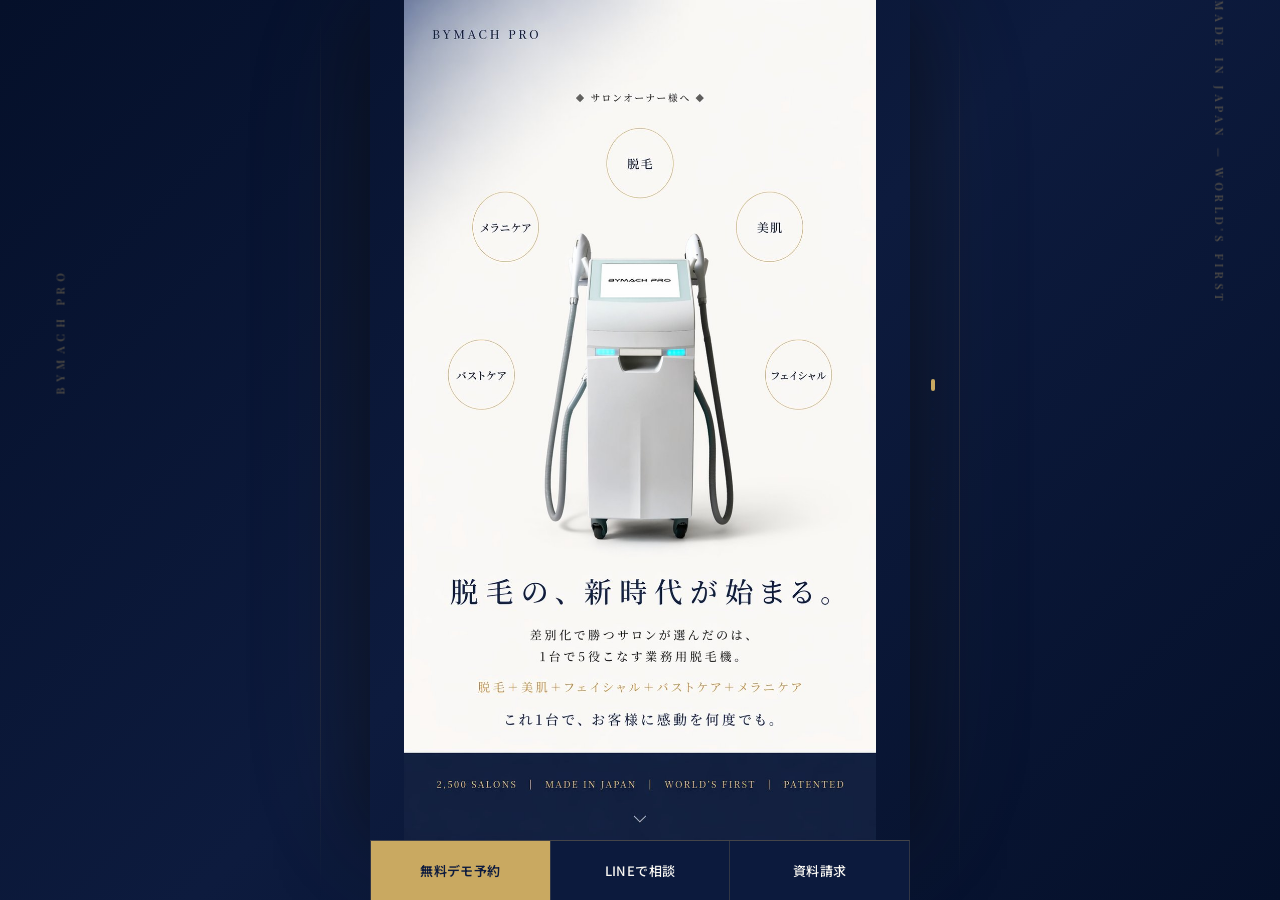
<file: index.html>
<!DOCTYPE html>
<html lang="ja">
<head>
<meta charset="UTF-8">
<meta name="viewport" content="width=device-width, initial-scale=1.0, maximum-scale=1.0, user-scalable=no, viewport-fit=cover">
<meta name="format-detection" content="telephone=no">
<title>BYMACH PRO | 脱毛の、新時代が始まる。</title>
<meta name="description" content="差別化で勝つサロンが選んだのは、1台で5役こなす業務用脱毛機。導入2,500サロン、継続率98.5%、完全日本製。">

<!-- OGP -->
<meta property="og:title" content="BYMACH PRO | 脱毛の、新時代が始まる。">
<meta property="og:description" content="1台で5役こなす業務用脱毛機。導入2,500サロン、継続率98.5%、完全日本製。">
<meta property="og:type" content="website">
<meta property="og:image" content="images/sl01-hook.png">

<!-- Preload hero image -->
<link rel="preload" as="image" href="images/sl01-hook.png">

<!-- Swiper CSS -->
<link rel="stylesheet" href="https://cdn.jsdelivr.net/npm/swiper@11/swiper-bundle.min.css">

<!-- Google Fonts -->
<link rel="preconnect" href="https://fonts.googleapis.com">
<link rel="preconnect" href="https://fonts.gstatic.com" crossorigin>
<link href="https://fonts.googleapis.com/css2?family=Noto+Sans+JP:wght@400;500;600;700&family=Noto+Serif+JP:wght@400;600;700&family=Playfair+Display:wght@400;600&display=swap" rel="stylesheet">

<link rel="stylesheet" href="style.css">
</head>
<body>

<!-- ===== Vertical Swiper LP ===== -->
<div class="swiper lp-swiper">
  <div class="swiper-wrapper">

    <!-- SL01 Hook -->
    <div class="swiper-slide slide-full">
      <img src="images/sl01-hook.png" alt="脱毛の、新時代が始まる" class="slide-image" loading="eager">
    </div>

    <!-- SL02 Problem -->
    <div class="swiper-slide slide-full">
      <img src="images/sl02-problem.png" alt="お客様を感動させる効果実感が、これからの差別化" class="slide-image" loading="lazy">
    </div>

    <!-- SL03 1台5役 -->
    <div class="swiper-slide slide-full">
      <img src="images/sl03-menu5.png" alt="お客様のなりたいを、1台で、叶えていく" class="slide-image" loading="lazy">
    </div>

    <!-- SL04 脱毛メニュー -->
    <div class="swiper-slide slide-full">
      <img src="images/sl04-datsumo.png" alt="広がる脱毛需要に、3つの専用モードで応える" class="slide-image" loading="lazy">
    </div>

    <!-- SL05 フェイシャル -->
    <div class="swiper-slide slide-full">
      <img src="images/sl05-facial.png" alt="1台で、フェイシャル3種類" class="slide-image" loading="lazy">
    </div>

    <!-- SL06 バストケア -->
    <div class="swiper-slide slide-full">
      <img src="images/sl06-bust.png" alt="女性の8割が抱える、バストの悩み" class="slide-image" loading="lazy">
    </div>

    <!-- SL07 メカニズム -->
    <div class="swiper-slide slide-full">
      <img src="images/sl07-mechanism.png" alt="なぜ、1回で驚きの効果が出るのか" class="slide-image" loading="lazy">
    </div>

    <!-- SL08 特許技術 -->
    <div class="swiper-slide slide-full">
      <img src="images/sl08-patent.png" alt="2つの特許技術が、感動の差別化をつくる" class="slide-image" loading="lazy">
    </div>

    <!-- SL09 完全日本製 -->
    <div class="swiper-slide slide-full">
      <img src="images/sl09-madeinjapan.png" alt="品質に妥協しない、完全日本製" class="slide-image" loading="lazy">
    </div>

    <!-- SL10 性能比較 -->
    <div class="swiper-slide slide-full">
      <img src="images/sl10-performance.png" alt="数値が証明する、性能差" class="slide-image" loading="lazy">
    </div>

    <!-- SL11 サロンの声 -->
    <div class="swiper-slide slide-full">
      <img src="images/sl11-voices.png" alt="導入したサロン様が、語る" class="slide-image" loading="lazy">
    </div>

    <!-- SL12 サポート -->
    <div class="swiper-slide slide-full">
      <img src="images/sl12-support.png" alt="担当は全員店長経験者。成功するまで伴走します" class="slide-image" loading="lazy">
    </div>

    <!-- SL13 オファー -->
    <div class="swiper-slide slide-full">
      <img src="images/sl13-offer.png" alt="純国産ハイエンドマシンを月々6.8万円から" class="slide-image" loading="lazy">
    </div>

    <!-- SL14 Final CTA -->
    <div class="swiper-slide slide-full slide-cta">
      <img src="images/sl14-cta.png" alt="お気軽にご相談ください" class="slide-image" loading="lazy" usemap="#cta-map">
      <!-- CTA click areas overlay -->
      <div class="cta-click-overlay">
        <a href="#demo-form" class="cta-area cta-area-demo" aria-label="全国無料訪問デモを申し込む"></a>
        <a href="https://line.me/R/ti/p/@360vmhhz" class="cta-area cta-area-line" target="_blank" rel="noopener" aria-label="LINEで相談"></a>
        <a href="https://bymach-pro.site/reserve/" class="cta-area cta-area-doc" target="_blank" rel="noopener" aria-label="資料を無料で受け取る"></a>
      </div>
    </div>

  </div>

  <!-- Progress indicator (right side dots) -->
  <div class="swiper-pagination"></div>
</div>

<!-- ===== Fixed Bottom CTA Bar ===== -->
<div class="fixed-cta-bar" id="fixedCtaBar">
  <a href="#demo-form" class="cta-btn cta-btn-demo">
    <span class="cta-btn-label">無料デモ予約</span>
  </a>
  <a href="https://line.me/R/ti/p/@360vmhhz" class="cta-btn cta-btn-line" target="_blank" rel="noopener">
    <span class="cta-btn-label">LINEで相談</span>
  </a>
  <a href="https://bymach-pro.site/reserve/" class="cta-btn cta-btn-doc" target="_blank" rel="noopener">
    <span class="cta-btn-label">資料請求</span>
  </a>
</div>

<!-- ===== Demo Booking Modal ===== -->
<div class="modal-overlay" id="demoModal">
  <div class="modal-content">
    <button class="modal-close" id="modalClose" aria-label="閉じる">×</button>
    <div class="modal-header">
      <div class="modal-label">DEMO BOOKING</div>
      <h2 class="modal-title">全国無料訪問デモ</h2>
      <p class="modal-sub">以下の情報をご入力ください。<br>担当者より改めてご連絡いたします。</p>
    </div>

    <form class="demo-form" id="demoForm" action="https://formsubmit.co/info@lenard.jp" method="POST">
      <input type="hidden" name="_subject" value="【BYMACH PRO LP】無料デモ予約の申込">
      <input type="hidden" name="_captcha" value="false">
      <input type="hidden" name="_next" value="https://bymach-lp.vercel.app/thanks.html">
      <input type="hidden" name="_template" value="table">

      <div class="form-group">
        <label for="name">お名前 <span class="required">必須</span></label>
        <input type="text" id="name" name="お名前" required>
      </div>

      <div class="form-group">
        <label for="salon">サロン名 <span class="required">必須</span></label>
        <input type="text" id="salon" name="サロン名" required>
      </div>

      <div class="form-group">
        <label for="tel">電話番号 <span class="required">必須</span></label>
        <input type="tel" id="tel" name="電話番号" required>
      </div>

      <div class="form-group">
        <label for="email">メールアドレス <span class="required">必須</span></label>
        <input type="email" id="email" name="メールアドレス" required>
      </div>

      <div class="form-group">
        <label for="area">ご希望エリア・都道府県 <span class="required">必須</span></label>
        <input type="text" id="area" name="ご希望エリア" placeholder="例: 東京都渋谷区" required>
      </div>

      <div class="form-group">
        <label for="message">ご相談内容(任意)</label>
        <textarea id="message" name="ご相談内容" rows="4" placeholder="ご質問・ご希望日時などございましたらご記入ください"></textarea>
      </div>

      <button type="submit" class="form-submit">デモ予約を申し込む</button>

      <p class="form-note">
        送信いただいた情報は、デモ予約のご連絡以外には使用いたしません。
      </p>
    </form>
  </div>
</div>

<!-- ===== Swiper JS ===== -->
<script src="https://cdn.jsdelivr.net/npm/swiper@11/swiper-bundle.min.js"></script>
<script src="script.js"></script>

</body>
</html>
</file>
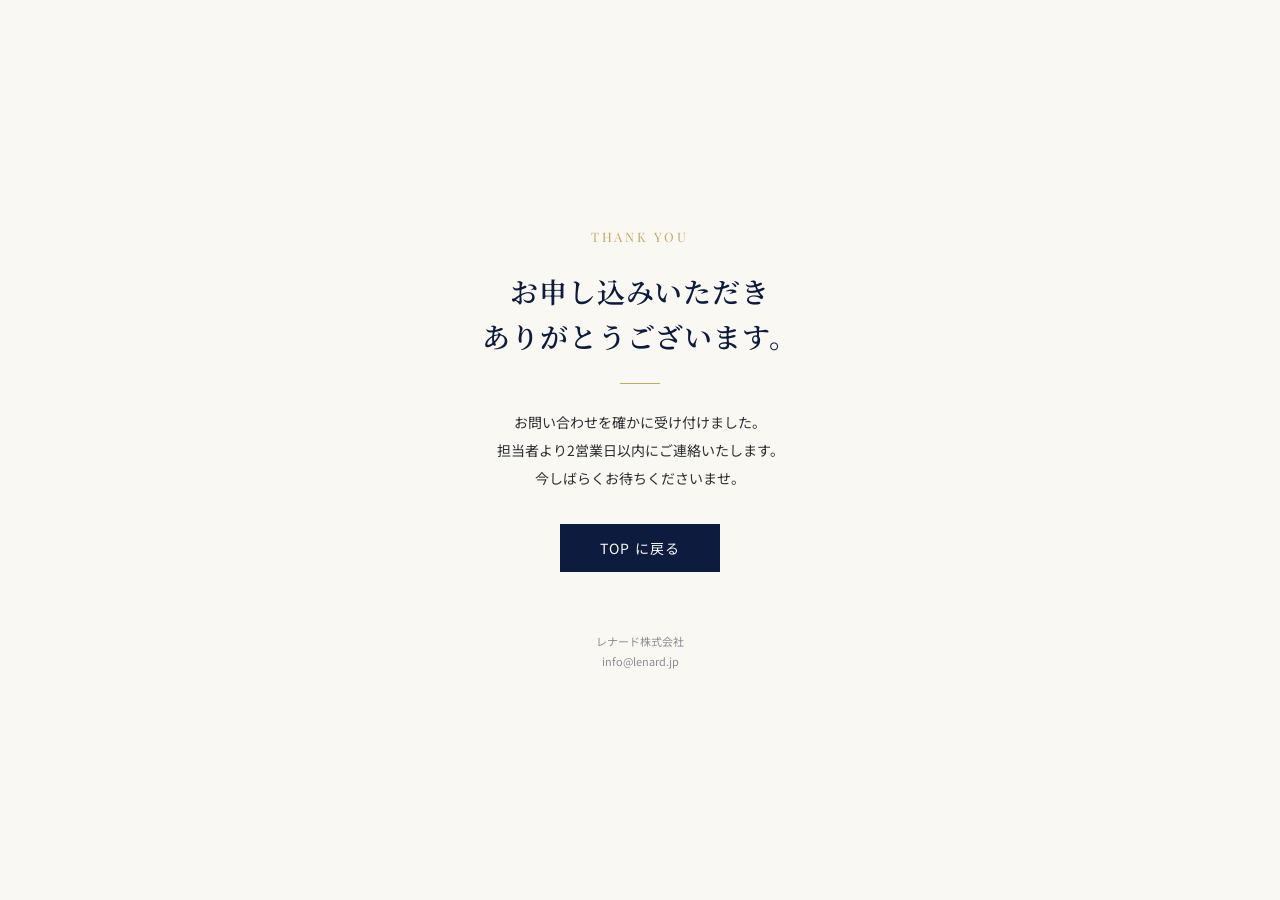
<file: thanks.html>
<!DOCTYPE html>
<html lang="ja">
<head>
<meta charset="UTF-8">
<meta name="viewport" content="width=device-width, initial-scale=1.0">
<title>お申し込みありがとうございます | BYMACH PRO</title>
<link href="https://fonts.googleapis.com/css2?family=Noto+Sans+JP:wght@400;500;600&family=Noto+Serif+JP:wght@400;600&family=Playfair+Display:wght@400;600&display=swap" rel="stylesheet">
<style>
:root {
  --pearl-white: #FAF8F3;
  --navy: #0D1B3E;
  --champagne-gold: #C9A961;
  --charcoal: #2C2E33;
  --stone-gray: #8B8D94;
}
* { box-sizing: border-box; margin: 0; padding: 0; }
body {
  font-family: 'Noto Sans JP', sans-serif;
  background: var(--pearl-white);
  color: var(--charcoal);
  min-height: 100vh;
  display: flex;
  align-items: center;
  justify-content: center;
  padding: 40px 20px;
  -webkit-font-smoothing: antialiased;
}
.container {
  max-width: 480px;
  width: 100%;
  text-align: center;
}
.label {
  font-family: 'Playfair Display', serif;
  font-size: 13px;
  letter-spacing: 0.2em;
  color: var(--champagne-gold);
  margin-bottom: 24px;
  text-transform: uppercase;
}
.divider {
  width: 40px;
  height: 1px;
  background: var(--champagne-gold);
  margin: 24px auto;
}
h1 {
  font-family: 'Noto Serif JP', serif;
  font-size: 28px;
  font-weight: 600;
  color: var(--navy);
  line-height: 1.6;
  letter-spacing: 0.03em;
  margin-bottom: 24px;
}
.message {
  font-size: 14px;
  line-height: 2;
  color: var(--charcoal);
  margin-bottom: 32px;
}
.back-link {
  display: inline-block;
  padding: 14px 40px;
  background: var(--navy);
  color: var(--pearl-white);
  text-decoration: none;
  font-size: 14px;
  letter-spacing: 0.08em;
  transition: background 0.3s ease;
}
.back-link:hover {
  background: var(--champagne-gold);
  color: var(--navy);
}
.company {
  margin-top: 60px;
  font-size: 11px;
  color: var(--stone-gray);
  line-height: 1.8;
}
</style>
</head>
<body>
<div class="container">
  <div class="label">THANK YOU</div>
  <h1>お申し込みいただき<br>ありがとうございます。</h1>
  <div class="divider"></div>
  <p class="message">
    お問い合わせを確かに受け付けました。<br>
    担当者より2営業日以内にご連絡いたします。<br>
    今しばらくお待ちくださいませ。
  </p>
  <a href="/" class="back-link">TOP に戻る</a>
  <div class="company">
    レナード株式会社<br>
    info@lenard.jp
  </div>
</div>
</body>
</html>
</file>
<file: style.css>
/* ============================================
   BYMACH PRO SWIPE LP
   王者スタイル(Hermès/Apple/TOYOTA Century風)
   ============================================ */

:root {
  /* Color palette */
  --pearl-white: #FAF8F3;
  --navy: #0D1B3E;
  --deep-navy: #05102A;
  --champagne-gold: #C9A961;
  --subtle-gold: #D4AF37;
  --charcoal: #2C2E33;
  --stone-gray: #8B8D94;
  --pure-white: #FFFFFF;

  /* Fonts */
  --font-serif: 'Noto Serif JP', 'Yu Mincho', 'YuMincho', serif;
  --font-sans: 'Noto Sans JP', 'Hiragino Sans', 'Yu Gothic', sans-serif;
  --font-english: 'Playfair Display', serif;

  /* CTA bar height */
  --cta-bar-height: 60px;
}

* {
  box-sizing: border-box;
  -webkit-tap-highlight-color: transparent;
}

html,
body {
  margin: 0;
  padding: 0;
  height: 100%;
  width: 100%;
  overflow: hidden;
  background: var(--pearl-white);
  font-family: var(--font-sans);
  color: var(--charcoal);
  -webkit-font-smoothing: antialiased;
  -moz-osx-font-smoothing: grayscale;
  overscroll-behavior: none;
}

/* ============================================
   SWIPER
   ============================================ */

.lp-swiper {
  width: 100%;
  height: 100%;
  position: relative;
}

.swiper-slide {
  width: 100%;
  height: 100%;
  display: flex;
  justify-content: center;
  align-items: flex-start;
  overflow: hidden;
  background: var(--pearl-white);
  position: relative;
}

.slide-full {
  padding: 0;
  padding-bottom: var(--cta-bar-height);
}

.slide-image {
  width: 100%;
  height: 100%;
  object-fit: contain;
  object-position: center top;
  display: block;
  /* Fade-in animation (Phase 1: slide-level) */
  opacity: 0;
  transform: translateY(20px);
  transition: opacity 0.9s cubic-bezier(0.22, 1, 0.36, 1),
              transform 0.9s cubic-bezier(0.22, 1, 0.36, 1);
}

.swiper-slide-active .slide-image,
.swiper-slide-prev .slide-image,
.swiper-slide-next .slide-image {
  opacity: 1;
  transform: translateY(0);
}

/* Final CTA slide - no bottom padding (remove fixed bar here) */
.slide-cta {
  padding-bottom: 0;
}

/* ============================================
   PAGINATION (right side dots)
   ============================================ */

.swiper-pagination {
  position: absolute;
  right: 10px !important;
  top: 50%;
  transform: translateY(-50%);
  left: auto !important;
  bottom: auto !important;
  width: auto !important;
  display: flex;
  flex-direction: column;
  gap: 6px;
  z-index: 10;
}

.swiper-pagination-bullet {
  width: 4px !important;
  height: 4px !important;
  background: var(--navy) !important;
  opacity: 0.25 !important;
  margin: 0 !important;
  transition: all 0.3s ease;
}

.swiper-pagination-bullet-active {
  opacity: 1 !important;
  background: var(--champagne-gold) !important;
  height: 12px !important;
  border-radius: 2px !important;
}

/* ============================================
   FIXED BOTTOM CTA BAR
   ============================================ */

.fixed-cta-bar {
  position: fixed;
  bottom: 0;
  left: 0;
  right: 0;
  height: var(--cta-bar-height);
  background: rgba(13, 27, 62, 0.97);
  backdrop-filter: blur(10px);
  -webkit-backdrop-filter: blur(10px);
  display: flex;
  align-items: stretch;
  z-index: 100;
  border-top: 1px solid rgba(201, 169, 97, 0.3);
  padding-bottom: env(safe-area-inset-bottom);
  transition: transform 0.4s ease, opacity 0.4s ease;
}

.fixed-cta-bar.hidden {
  transform: translateY(100%);
  opacity: 0;
  pointer-events: none;
}

.cta-btn {
  flex: 1;
  display: flex;
  align-items: center;
  justify-content: center;
  color: var(--pearl-white);
  text-decoration: none;
  font-family: var(--font-sans);
  font-size: 13px;
  font-weight: 500;
  letter-spacing: 0.03em;
  position: relative;
  transition: background 0.3s ease;
}

.cta-btn:active {
  background: rgba(201, 169, 97, 0.15);
}

.cta-btn + .cta-btn {
  border-left: 1px solid rgba(201, 169, 97, 0.2);
}

.cta-btn-demo {
  background: var(--champagne-gold);
  color: var(--navy);
  font-weight: 600;
}

.cta-btn-demo:active {
  background: var(--subtle-gold);
}

.cta-btn-label {
  white-space: nowrap;
}

/* ============================================
   CTA CLICK OVERLAY (on final slide)
   ============================================ */

.cta-click-overlay {
  position: absolute;
  top: 0;
  left: 0;
  width: 100%;
  height: 100%;
  pointer-events: none;
}

.cta-area {
  position: absolute;
  left: 10%;
  width: 80%;
  display: block;
  pointer-events: auto;
  cursor: pointer;
  border-radius: 8px;
  transition: background 0.2s ease;
}

.cta-area:active {
  background: rgba(201, 169, 97, 0.15);
}

/* These percentages are tuned to the CTA image layout.
   Adjust if the image proportions change. */
.cta-area-demo {
  top: 27%;
  height: 8%;
}

.cta-area-line {
  top: 39%;
  height: 8%;
}

.cta-area-doc {
  top: 51%;
  height: 8%;
}

/* ============================================
   MODAL (Demo Booking Form)
   ============================================ */

.modal-overlay {
  position: fixed;
  inset: 0;
  background: rgba(5, 16, 42, 0.7);
  backdrop-filter: blur(6px);
  -webkit-backdrop-filter: blur(6px);
  z-index: 1000;
  display: none;
  align-items: flex-start;
  justify-content: center;
  padding: 20px;
  overflow-y: auto;
  opacity: 0;
  transition: opacity 0.3s ease;
}

.modal-overlay.active {
  display: flex;
  opacity: 1;
}

.modal-content {
  background: var(--pearl-white);
  border-radius: 4px;
  max-width: 500px;
  width: 100%;
  padding: 40px 28px 32px;
  margin: 40px 0;
  position: relative;
  box-shadow: 0 20px 60px rgba(0, 0, 0, 0.3);
  transform: translateY(20px);
  transition: transform 0.4s cubic-bezier(0.22, 1, 0.36, 1);
}

.modal-overlay.active .modal-content {
  transform: translateY(0);
}

.modal-close {
  position: absolute;
  top: 12px;
  right: 12px;
  width: 40px;
  height: 40px;
  background: transparent;
  border: none;
  font-size: 28px;
  color: var(--stone-gray);
  cursor: pointer;
  line-height: 1;
  padding: 0;
  transition: color 0.2s ease;
}

.modal-close:hover {
  color: var(--navy);
}

.modal-header {
  text-align: center;
  margin-bottom: 28px;
  padding-bottom: 24px;
  border-bottom: 1px solid rgba(201, 169, 97, 0.3);
}

.modal-label {
  font-family: var(--font-english);
  font-size: 12px;
  letter-spacing: 0.2em;
  color: var(--champagne-gold);
  margin-bottom: 8px;
  text-transform: uppercase;
}

.modal-title {
  font-family: var(--font-serif);
  font-size: 26px;
  font-weight: 600;
  color: var(--navy);
  margin: 0 0 12px;
  letter-spacing: 0.02em;
}

.modal-sub {
  font-size: 13px;
  color: var(--charcoal);
  line-height: 1.8;
  margin: 0;
}

/* Form */
.form-group {
  margin-bottom: 18px;
}

.form-group label {
  display: block;
  font-size: 13px;
  font-weight: 500;
  color: var(--navy);
  margin-bottom: 6px;
  letter-spacing: 0.02em;
}

.required {
  display: inline-block;
  font-size: 10px;
  color: var(--champagne-gold);
  background: rgba(201, 169, 97, 0.12);
  padding: 2px 6px;
  border-radius: 2px;
  margin-left: 6px;
  letter-spacing: 0.05em;
}

.form-group input,
.form-group textarea {
  width: 100%;
  padding: 12px 14px;
  border: 1px solid #D8D5CC;
  background: var(--pure-white);
  border-radius: 2px;
  font-family: var(--font-sans);
  font-size: 15px;
  color: var(--charcoal);
  transition: border-color 0.2s ease;
  -webkit-appearance: none;
  appearance: none;
}

.form-group input:focus,
.form-group textarea:focus {
  outline: none;
  border-color: var(--champagne-gold);
}

.form-group textarea {
  resize: vertical;
  min-height: 80px;
  font-family: var(--font-sans);
}

.form-submit {
  width: 100%;
  padding: 16px;
  background: var(--navy);
  color: var(--pearl-white);
  border: none;
  border-radius: 2px;
  font-family: var(--font-sans);
  font-size: 16px;
  font-weight: 600;
  letter-spacing: 0.05em;
  cursor: pointer;
  transition: background 0.3s ease;
  margin-top: 8px;
}

.form-submit:hover {
  background: var(--deep-navy);
}

.form-submit:active {
  background: var(--champagne-gold);
  color: var(--navy);
}

.form-note {
  font-size: 11px;
  color: var(--stone-gray);
  text-align: center;
  margin: 16px 0 0;
  line-height: 1.7;
}

/* ============================================
   RESPONSIVE - PC / TABLET (Premium Editorial Display)
   ============================================ */

/* TABLET (768px - 1023px) — モバイル枠を中央に */
@media (min-width: 768px) and (max-width: 1023px) {
  .swiper-slide {
    background: linear-gradient(135deg, #05102A 0%, #0D1B3E 50%, #05102A 100%);
  }

  .slide-image {
    max-width: 540px;
    width: 100%;
    margin: 0 auto;
    box-shadow: 0 0 60px rgba(0, 0, 0, 0.4),
                0 0 120px rgba(201, 169, 97, 0.05);
  }

  .fixed-cta-bar {
    max-width: 540px;
    left: 50%;
    transform: translateX(-50%);
    border-left: 1px solid rgba(201, 169, 97, 0.15);
    border-right: 1px solid rgba(201, 169, 97, 0.15);
  }

  .fixed-cta-bar.hidden {
    transform: translateX(-50%) translateY(100%);
  }

  .swiper-pagination {
    right: calc(50% - 290px) !important;
  }
}

/* DESKTOP (1024px - 1439px) — Editorial 中央コンテンツ + 装飾 */
@media (min-width: 1024px) and (max-width: 1439px) {
  body::before,
  body::after {
    content: '';
    position: fixed;
    top: 0;
    bottom: 0;
    width: 1px;
    background: linear-gradient(
      to bottom,
      transparent 0%,
      rgba(201, 169, 97, 0.15) 30%,
      rgba(201, 169, 97, 0.15) 70%,
      transparent 100%
    );
    pointer-events: none;
    z-index: 5;
  }

  body::before {
    left: calc(50% - 320px);
  }

  body::after {
    right: calc(50% - 320px);
  }

  .swiper-slide {
    background: linear-gradient(135deg, #05102A 0%, #0D1B3E 50%, #05102A 100%);
  }

  .slide-image {
    max-width: 540px;
    width: 100%;
    margin: 0 auto;
    box-shadow: 0 0 80px rgba(0, 0, 0, 0.5),
                0 0 160px rgba(201, 169, 97, 0.06);
  }

  .fixed-cta-bar {
    max-width: 540px;
    left: 50%;
    transform: translateX(-50%);
    border-left: 1px solid rgba(201, 169, 97, 0.2);
    border-right: 1px solid rgba(201, 169, 97, 0.2);
  }

  .fixed-cta-bar.hidden {
    transform: translateX(-50%) translateY(100%);
  }

  /* PC左右の装飾的英語タグライン */
  .lp-swiper::before {
    content: 'BYMACH PRO';
    position: fixed;
    left: 60px;
    top: 50%;
    transform: rotate(-90deg) translateX(50%);
    transform-origin: left center;
    font-family: var(--font-english);
    font-size: 11px;
    letter-spacing: 0.5em;
    color: rgba(201, 169, 97, 0.5);
    text-transform: uppercase;
    z-index: 5;
    pointer-events: none;
    white-space: nowrap;
  }

  .lp-swiper::after {
    content: 'MADE IN JAPAN — WORLD\'S FIRST';
    position: fixed;
    right: 60px;
    top: 50%;
    transform: rotate(90deg) translateX(-50%);
    transform-origin: right center;
    font-family: var(--font-english);
    font-size: 11px;
    letter-spacing: 0.4em;
    color: rgba(201, 169, 97, 0.5);
    text-transform: uppercase;
    z-index: 5;
    pointer-events: none;
    white-space: nowrap;
  }

  .swiper-pagination {
    right: calc(50% - 295px) !important;
  }

  .modal-content {
    max-width: 560px;
    padding: 48px 40px 40px;
  }

  .modal-title {
    font-size: 30px;
  }
}

/* LARGE DESKTOP (1440px+) — フルプレミアム表示 */
@media (min-width: 1440px) {
  body::before,
  body::after {
    content: '';
    position: fixed;
    top: 0;
    bottom: 0;
    width: 1px;
    background: linear-gradient(
      to bottom,
      transparent 0%,
      rgba(201, 169, 97, 0.18) 25%,
      rgba(201, 169, 97, 0.18) 75%,
      transparent 100%
    );
    pointer-events: none;
    z-index: 5;
  }

  body::before {
    left: calc(50% - 340px);
  }

  body::after {
    right: calc(50% - 340px);
  }

  .swiper-slide {
    background: linear-gradient(135deg, #05102A 0%, #0D1B3E 50%, #05102A 100%);
  }

  .slide-image {
    max-width: 580px;
    width: 100%;
    margin: 0 auto;
    box-shadow: 0 0 100px rgba(0, 0, 0, 0.55),
                0 0 200px rgba(201, 169, 97, 0.08);
  }

  .fixed-cta-bar {
    max-width: 580px;
    left: 50%;
    transform: translateX(-50%);
    border-left: 1px solid rgba(201, 169, 97, 0.25);
    border-right: 1px solid rgba(201, 169, 97, 0.25);
  }

  .fixed-cta-bar.hidden {
    transform: translateX(-50%) translateY(100%);
  }

  .cta-btn {
    font-size: 14px;
  }

  /* PC左右の装飾的英語タグライン */
  .lp-swiper::before {
    content: 'BYMACH PRO';
    position: fixed;
    left: 90px;
    top: 50%;
    transform: rotate(-90deg) translateX(50%);
    transform-origin: left center;
    font-family: var(--font-english);
    font-size: 12px;
    letter-spacing: 0.6em;
    color: rgba(201, 169, 97, 0.55);
    text-transform: uppercase;
    z-index: 5;
    pointer-events: none;
    white-space: nowrap;
  }

  .lp-swiper::after {
    content: 'MADE IN JAPAN — WORLD\'S FIRST';
    position: fixed;
    right: 90px;
    top: 50%;
    transform: rotate(90deg) translateX(-50%);
    transform-origin: right center;
    font-family: var(--font-english);
    font-size: 12px;
    letter-spacing: 0.5em;
    color: rgba(201, 169, 97, 0.55);
    text-transform: uppercase;
    z-index: 5;
    pointer-events: none;
    white-space: nowrap;
  }

  /* 上部にロゴ的な英語表記 */
  .lp-swiper > .swiper-wrapper::before {
    content: 'PROFESSIONAL BEAUTY EQUIPMENT';
    position: fixed;
    top: 32px;
    left: 50%;
    transform: translateX(-50%);
    font-family: var(--font-english);
    font-size: 11px;
    letter-spacing: 0.5em;
    color: rgba(201, 169, 97, 0.55);
    text-transform: uppercase;
    z-index: 5;
    pointer-events: none;
    white-space: nowrap;
  }

  .swiper-pagination {
    right: calc(50% - 315px) !important;
  }

  .modal-content {
    max-width: 600px;
    padding: 56px 48px 48px;
  }

  .modal-title {
    font-size: 32px;
  }
}

/* ============================================
   ACCESSIBILITY
   ============================================ */

@media (prefers-reduced-motion: reduce) {
  .slide-image {
    transition: none;
    opacity: 1;
    transform: none;
  }

  .fixed-cta-bar,
  .modal-content,
  .modal-overlay {
    transition: none;
  }
}
</file>
